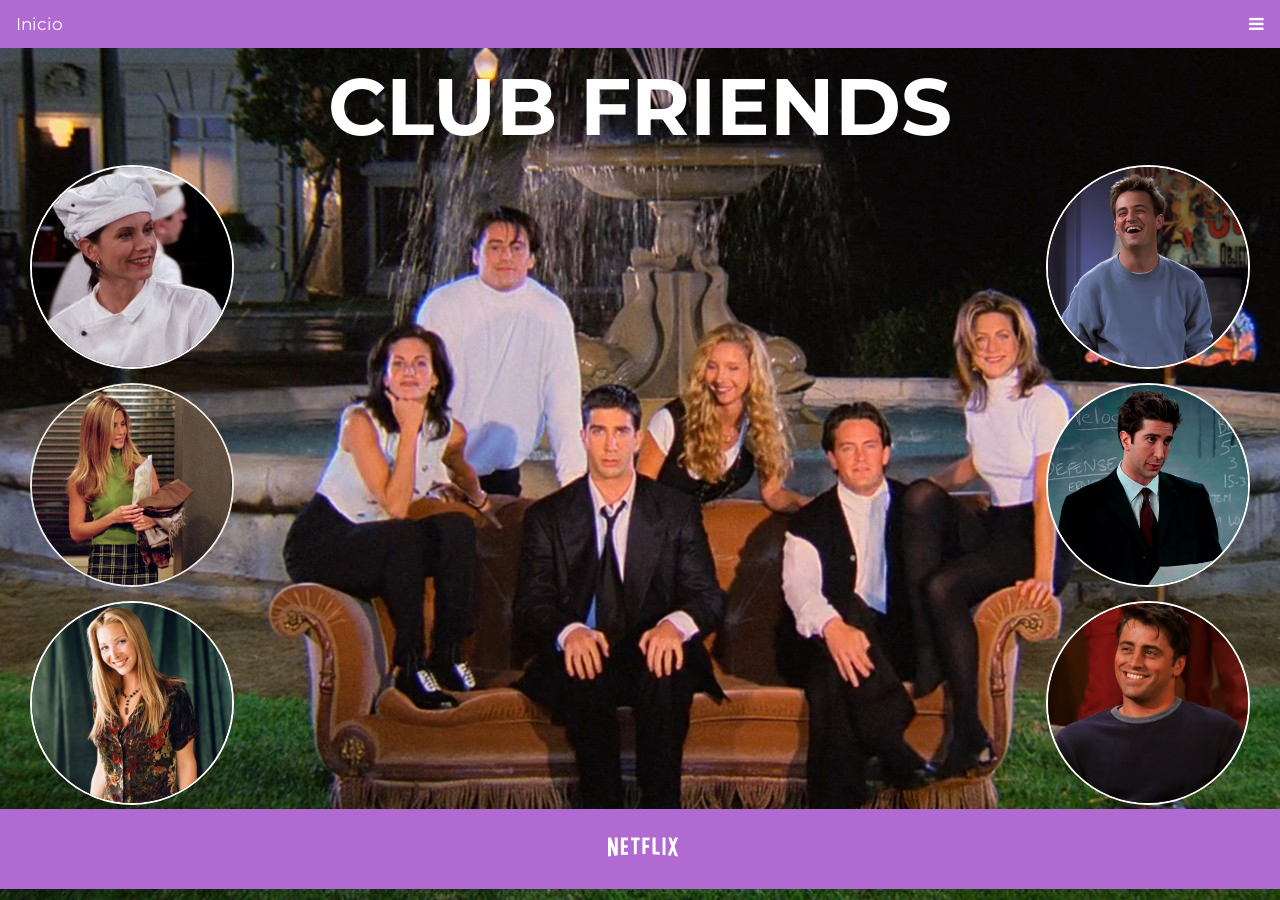
<file: Mi-proyecto/index.html>
<!DOCTYPE html>
<html> 
<head>
    <meta name="viewport" content="width=device-width, initial-scale=1.0">
    <link rel="stylesheet" type="text/css" href="./estilos.css"/>
    <link rel="stylesheet" type="text/javascript" href="./javascript.js"/>
    <title>CLUB FRIENDS</title>
    <link rel="stylesheet" href="https://cdnjs.cloudflare.com/ajax/libs/font-awesome/4.7.0/css/font-awesome.min.css">
    <link rel="preconnect" href="https://fonts.googleapis.com">
    <link rel="preconnect" href="https://fonts.gstatic.com" crossorigin>
    <link href="https://fonts.googleapis.com/css2?family=Montserrat:ital,wght@0,100..900;1,100..900&display=swap" rel="stylesheet">
    <script src= "javascript.js">
</script>
</head>
<body>



<header>
        <div class="topnav">
        <a href="index.html" class="active">Inicio</a>
        <div id="myLinks">
            <a href="./secciones/monica.html">
            <svg version="1.1" id="_x32_" xmlns="http://www.w3.org/2000/svg" xmlns:xlink="http://www.w3.org/1999/xlink" width="20px" height="20px" viewBox="0 0 512 512" xml:space="preserve" fill="#000000"><g id="SVGRepo_bgCarrier" stroke-width="0"></g><g id="SVGRepo_tracerCarrier" stroke-linecap="round" stroke-linejoin="round"></g><g id="SVGRepo_iconCarrier"> <style type="text/css">  .st0{fill:#ffffff;}  </style> <g> <rect x="119.25" y="409.422" class="st0" width="273.5" height="50.047"></rect> <path class="st0" d="M403.594,99.234c-8.313,0-16.375,0.953-24.141,2.734c8.891,13.297,15.703,28.109,19.938,43.969h-17.328 C365.641,91.875,315.422,52.531,256,52.531s-109.641,39.344-126.063,93.406h-17.328c4.234-15.859,11.047-30.672,19.938-43.969 c-7.766-1.781-15.828-2.734-24.141-2.734C48.531,99.234,0,147.766,0,207.625C0,267.5,48.531,316.047,108.406,316.047 c3.656,0,7.266-0.188,10.844-0.547v73.922h273.5V315.5c3.578,0.359,7.188,0.547,10.844,0.547 C463.469,316.047,512,267.5,512,207.625C512,147.766,463.469,99.234,403.594,99.234z M213.469,362.734h-16.672v-90.063h16.672 V362.734z M315.203,362.734h-16.672v-90.063h16.672V362.734z"></path> </g> </g></svg>
            El recetario de Monica
            </a>
            <a href="./secciones/rachel.html">
            <svg width="20px" height="20px" viewBox="0 0 24 24" fill="none" xmlns="http://www.w3.org/2000/svg"><g id="SVGRepo_bgCarrier" stroke-width="0"></g><g id="SVGRepo_tracerCarrier" stroke-linecap="round" stroke-linejoin="round"></g><g id="SVGRepo_iconCarrier"> <path d="M9.53589 6.90909C9.53589 5.85473 10.4868 5 11.6599 5C12.8329 5 13.7839 5.85473 13.7839 6.90909C13.7839 7.40532 13.6046 7.85733 13.2925 8.19682C12.6948 8.84706 11.8015 9.50197 11.8015 10.3455V10.6299M11.8015 10.6299C12.533 10.6214 13.2674 10.8246 13.8845 11.2406L21.317 16.2509C22.6234 17.1315 21.9305 19 20.2975 19H3.70254C2.08721 19 1.38322 17.1648 2.65531 16.27L9.751 11.2787C10.3534 10.855 11.076 10.6383 11.8015 10.6299Z" stroke="#ffffff" stroke-width="1.5" stroke-linecap="round"></path> </g></svg>
            El armario de Rachel
            </a>
            <a href="./secciones/phoebe.html">
                <svg fill="#ffffff" width="20px" height="20px" viewBox="0 0 50 50" version="1.2" baseProfile="tiny" xmlns="http://www.w3.org/2000/svg" overflow="inherit"><g id="SVGRepo_bgCarrier" stroke-width="0"></g><g id="SVGRepo_tracerCarrier" stroke-linecap="round" stroke-linejoin="round"></g><g id="SVGRepo_iconCarrier"><path d="M47.231 41h-16.231v4h16.397c1.348 0 1.603-1.175 1.603-1.175v-.97s-.012-1.855-1.769-1.855zm-2.245-.79c2.214 0 4.014-1.802 4.014-4.022 0-2.227-1.8-4.023-4.014-4.023-2.211 0-4.006 1.797-4.006 4.023 0 2.219 1.795 4.022 4.006 4.022zm-8.454-.21c2.106 0 3.8-1.484 3.8-3.587-.001-2.099-1.701-3.2-3.791-3.216l-5.541.702v6.101h5.532zm-18.009-26.067c2.459 0 4.448-2 4.448-4.467 0-2.467-1.989-4.466-4.448-4.466-2.457 0-4.449 1.999-4.449 4.466s1.992 4.467 4.449 4.467zm-4.542 14.456l-.04-.058-2.016-4.694-.003 9.363h6.025l1.316-1.4-3.569-1.374c-.846-.318-1.447-1.038-1.713-1.837zm1.277-.421c.195.438.556.793 1.01.956l6.877 2.549c.88.389 1.908-.015 2.294-.898.386-.889-.015-1.924-.896-2.311l-6.345-2.396-1.96-4.701 1.278-.476 1.661 4.028 4.823 1.788v-4.922l2.56 1.523 1.276 6.428c.313.918 1.304 1.401 2.218 1.084.905-.314 1.386-1.315 1.075-2.229l-1.43-6.191c-.094-.347-.293-.65-.562-.877-.733-.812-4.44-4.957-4.704-5.234-.387-.388-1.272-1.089-2.944-1.089h-6c-3.41 0-4.066 3.48-3.369 5.25l3.138 7.718zm14.742 6.032h-27.033c-.984 0-1.967.555-1.967 1.776v9.224h29v-11z"></path></g></svg>
                El SPA de Phoebe
            </a>
            <a href="./secciones/chandler.html">
            <svg height="20px" width="20px" version="1.1" id="_x32_" xmlns="http://www.w3.org/2000/svg" xmlns:xlink="http://www.w3.org/1999/xlink" viewBox="0 0 512 512" xml:space="preserve" fill="#000000"><g id="SVGRepo_bgCarrier" stroke-width="0"></g><g id="SVGRepo_tracerCarrier" stroke-linecap="round" stroke-linejoin="round"></g><g id="SVGRepo_iconCarrier"> <style type="text/css"> .st0{fill:#FFFFFF;} </style> <g> <path class="st0" d="M316.017,97.807h58.533V71.132c0-32.067-21.222-59.158-50.38-68.032v35.427 c0,7.363-5.974,13.337-13.337,13.337s-13.337-5.974-13.337-13.337V0h-28.168v38.527c0,7.363-5.974,13.337-13.337,13.337 s-13.337-5.974-13.337-13.337V0h-28.151v38.527c0,7.363-5.974,13.337-13.337,13.337c-7.363,0-13.337-5.974-13.337-13.337V3.1 c-29.158,8.875-50.379,35.965-50.379,68.032v26.675h58.533c7.363,0,13.337,5.965,13.337,13.337c0,7.363-5.974,13.337-13.337,13.337 h-58.533v27.169h58.533c7.363,0,13.337,5.974,13.337,13.337c0,7.364-5.974,13.338-13.337,13.338h-58.533v27.17h58.533 c7.363,0,13.337,5.965,13.337,13.337c0,7.363-5.974,13.337-13.337,13.337h-58.533v27.17h58.533c7.363,0,13.337,5.973,13.337,13.337 c0,7.363-5.974,13.337-13.337,13.337h-58.533v22.229c0,39.282,31.849,71.132,71.132,71.132h5.687 c-1.658,4.654-2.726,9.586-2.726,14.814c0.009,16.411,8.996,30.581,22.229,38.292V512h44.458v-79.52 c13.233-7.711,22.22-21.881,22.229-38.292c0-5.228-1.068-10.16-2.726-14.814h5.687c39.283,0,71.132-31.85,71.132-71.132v-22.229 h-58.533c-7.363,0-13.337-5.974-13.337-13.337c0-7.364,5.974-13.337,13.337-13.337h58.533v-27.17h-58.533 c-7.363,0-13.337-5.974-13.337-13.337c0-7.372,5.974-13.337,13.337-13.337h58.533v-27.17h-58.533 c-7.363,0-13.337-5.974-13.337-13.338c0-7.363,5.974-13.337,13.337-13.337h58.533v-27.169h-58.533 c-7.363,0-13.337-5.974-13.337-13.337C302.68,103.772,308.655,97.807,316.017,97.807z M256,411.97 c-9.83-0.018-17.766-7.953-17.783-17.783c0.009-6.2,3.178-11.636,7.971-14.814h19.624c4.793,3.178,7.962,8.613,7.971,14.814 C273.765,404.017,265.829,411.953,256,411.97z"></path> </g> </g></svg>
                Las frases de Chandler
            </a>
            <a href="./secciones/ross.html">
            <svg version="1.1" id="_x32_" xmlns="http://www.w3.org/2000/svg" xmlns:xlink="http://www.w3.org/1999/xlink" width="20px" height="20px" viewBox="0 0 512 512" xml:space="preserve" fill="#000000"><g id="SVGRepo_bgCarrier" stroke-width="0"></g><g id="SVGRepo_tracerCarrier" stroke-linecap="round" stroke-linejoin="round"></g><g id="SVGRepo_iconCarrier"> <style type="text/css">  .st0{fill:#FFFFFF;}  </style> <g> <path class="st0" d="M489.86,269.259L291.814,5.181c-3.828-5.078-10.766-6.656-16.391-3.688L45.798,122.431l213.813,285.063 l225.921-119.016c3.359-1.766,5.781-4.906,6.594-8.609C492.97,276.166,492.142,272.291,489.86,269.259z"></path> <polygon class="st0" points="481.767,313.228 257.908,430.587 261.298,437.071 485.157,319.697 "></polygon> <polygon class="st0" points="254.908,469.806 486.048,348.603 482.657,342.119 251.501,463.337 "></polygon> <path class="st0" d="M486.173,364.541L239.205,493.962c-7.5,1.906-5.781-3.953-5.797-13.125 c0.703-24.656,6.719-46.203,13.406-53.25L33.017,142.525c-9.547,11.453-17.766,47.094-10.969,85.891l211.141,281.515 c1.531,2.031,4.328,2.656,6.563,1.469l247.875-131.312c2.203-1.172,3.719-3.328,4.078-5.797c0.328-2.469-0.516-4.953-2.328-6.688 L486.173,364.541z"></path> </g> </g></svg>
                La biblioteca de Ross
            </a>
            <a href="./secciones/joey.html">
            <svg version="1.1" id="_x32_" xmlns="http://www.w3.org/2000/svg" xmlns:xlink="http://www.w3.org/1999/xlink" width="20px" height="20px" viewBox="0 0 512 512" xml:space="preserve" fill="#000000"><g id="SVGRepo_bgCarrier" stroke-width="0"></g><g id="SVGRepo_tracerCarrier" stroke-linecap="round" stroke-linejoin="round"></g><g id="SVGRepo_iconCarrier"> <style type="text/css">  .st0{fill:#FFFFFF;}  </style> <g> <path class="st0" d="M485.234,116.625H261.906l69.719-69.719c1.75-1.75,1.75-4.563,0-6.313l-17.422-17.438 c-1.734-1.75-4.563-1.75-6.297,0l-89.688,89.688l-89.656-89.688c-1.75-1.75-4.563-1.75-6.313,0l-17.438,17.438 c-1.75,1.75-1.75,4.563,0,6.313l69.75,69.719H26.766c-14.781,0-26.766,12-26.766,26.781v319.969 c0,14.781,11.984,26.781,26.766,26.781h458.469c14.781,0,26.766-12,26.766-26.781V143.406 C512,128.625,500.016,116.625,485.234,116.625z M383.594,421.188c0,8.531-6.906,15.438-15.422,15.438H66.844 c-8.531,0-15.438-6.906-15.438-15.438V191.875c0-8.531,6.906-15.438,15.438-15.438h301.328c8.516,0,15.422,6.906,15.422,15.438 V421.188z M473.188,333.813h-45.125v-45.125h45.125V333.813z M449.047,234.156c-13.906,0-25.172-11.281-25.172-25.188 s11.266-25.188,25.172-25.188s25.172,11.281,25.172,25.188S462.953,234.156,449.047,234.156z"></path> </g> </g></svg>
                La TV de Joey
            </a>
        </div>
        <a href="javascript:void(0);" class="icon" onclick="myFunction()">
            <i class="fa fa-bars"></i>
        </a>
    </div>
    </header>

    <main>
    <h1>CLUB FRIENDS</h1>
    <section class="seccion1"> 
    <a href="./secciones/monica.html">    
    <img class="fotomonica" src="./imgs/FotoMonica.jpg" >
    </a>
    <a href="./secciones/chandler.html">
    <img class="fotochandler" src="./imgs/FotoChandler.jpg">
    </a>
    </section>

    <section class="seccion2">
    <a href="./secciones/rachel.html">
    <img class="fotorachel" src="./imgs/FotoRachel.jpg">
    </a>
    <a href="./secciones/ross.html">
    <img class="fotoross" src="./imgs/FotoRoss.jpg">
    </a>
    </section>

    <section class="seccion3"> 
    <a href="./secciones/phoebe.html">
    <img class="fotophoebe" src="./imgs/FotoPhoebe.jpg">
    </a>
    <a href="./secciones/joey.html">    
    <img class="fotojoey" src="./imgs/FotoJoey.jpg">
    </a>
    </section>
    </main>

    <footer>
        <a class="footer" href="https://www.netflix.com/ar/title/70153404">
            <img src="./imgs/logonetflix.png" class="logofooter"> 
        </a>
    </footer>
</body>

<!--}
<body>
<h2 id="nombre"> </h2>
<p id="bio"> </p>
<p id="ciudad"> </p>

<script type= "text/javascript">

var perfil = {
nombre: "Sol",
bio: "Soy Sol",
ciudad: "La Plata"
};

var ubicacionNombre = document.getElementById("nombre");
ubicacionNombre.style.color= "green";
ubicacionNombre.style.fontWeight = "bold";
document.getElementById("nombre").innerHTML = perfil.nombre;

var ubicacionBio = document.getElementById("bio");
ubicacionBio.style.color = "blue";
document.getElementById("bio").innerHTML = perfil.bio;

var ubicacionCiudad = document.getElementById("ciudad");
ubicacionCiudad.style.color = "red";
document.getElementById("ciudad").innerHTML = perfil.ciudad;

</script>
</body>
 

<script type= "text/javascript">

function buscarCancion (playlist,nombreCancion) {
for (vueltas  = 0; vueltas < playlist.length;vueltas++){
    if (playlist [vueltas] == nombreCancion){
       console.log ("La canción está en la playlist");
       return
    }
}
    console.log ("La canción NO está en la playlist");
}
var canciones = ["Jangadero", "Bajo de la piel", "Ama de mi sol",  "Niño", "Gil"];
buscarCancion (canciones, "Ama de mi sol");

var perfiles = [{nombre: "Sol", apellido: "Soares"}, {nombre: "Juan", apellido: "Perez"}, {nombre: "Ana", apellido: "Gomez"}];

</script>

</html>
</file>
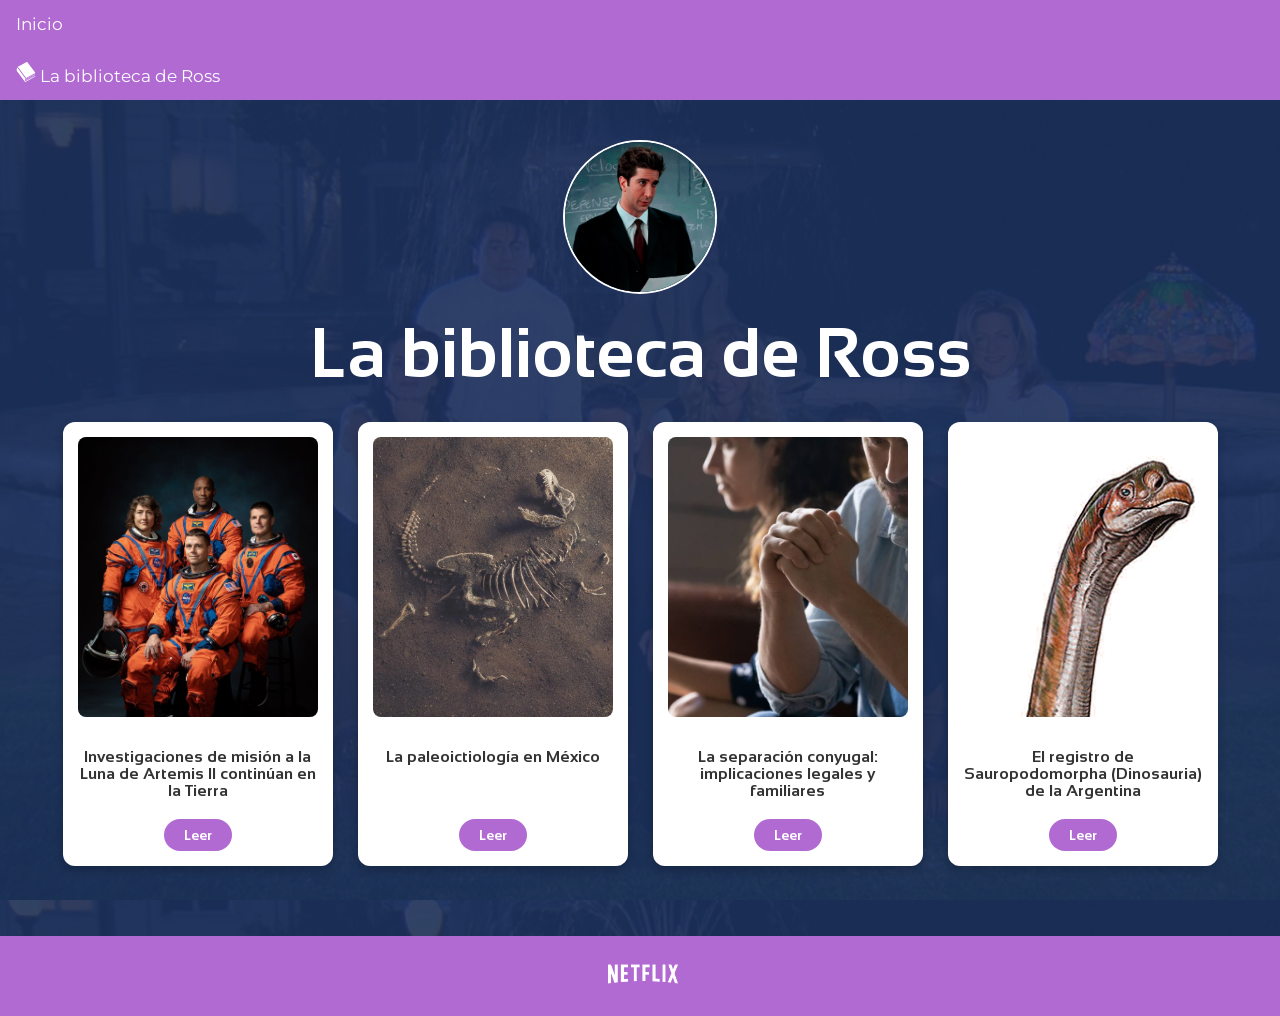
<file: Mi-proyecto/secciones/ross.html>
<!DOCTYPE html>
<html lang="es">
<head>
    <meta charset="UTF-8">
    <meta name="viewport" content="width=device-width, initial-scale=1.0">
    <title>Ross - CLUB FRIENDS</title>
    <link rel="stylesheet" type="text/css" href="../estilos.css"/>
    <link rel="preconnect" href="https://fonts.googleapis.com">
    <link rel="preconnect" href="https://fonts.gstatic.com" crossorigin>
    <link href="https://fonts.googleapis.com/css2?family=Sansation:ital,wght@0,300;0,400;0,700;1,300;1,400;1,700&display=swap" rel="stylesheet">
    <link rel="preconnect" href="https://fonts.googleapis.com">
    <link rel="preconnect" href="https://fonts.gstatic.com" crossorigin>
    <link href="https://fonts.googleapis.com/css2?family=Montserrat:ital,wght@0,100..900;1,100..900&display=swap" rel="stylesheet">
</head>

<body>

    <header>
        <div class="topnav">
            <a href="../index.html">Inicio</a>
            <a href="../secciones/ross.html">
            <svg version="1.1" id="_x32_" xmlns="http://www.w3.org/2000/svg" xmlns:xlink="http://www.w3.org/1999/xlink" width="20px" height="20px" viewBox="0 0 512 512" xml:space="preserve" fill="#000000"><g id="SVGRepo_bgCarrier" stroke-width="0"></g><g id="SVGRepo_tracerCarrier" stroke-linecap="round" stroke-linejoin="round"></g><g id="SVGRepo_iconCarrier"> <style type="text/css">  .st0{fill:#FFFFFF;}  </style> <g> <path class="st0" d="M489.86,269.259L291.814,5.181c-3.828-5.078-10.766-6.656-16.391-3.688L45.798,122.431l213.813,285.063 l225.921-119.016c3.359-1.766,5.781-4.906,6.594-8.609C492.97,276.166,492.142,272.291,489.86,269.259z"></path> <polygon class="st0" points="481.767,313.228 257.908,430.587 261.298,437.071 485.157,319.697 "></polygon> <polygon class="st0" points="254.908,469.806 486.048,348.603 482.657,342.119 251.501,463.337 "></polygon> <path class="st0" d="M486.173,364.541L239.205,493.962c-7.5,1.906-5.781-3.953-5.797-13.125 c0.703-24.656,6.719-46.203,13.406-53.25L33.017,142.525c-9.547,11.453-17.766,47.094-10.969,85.891l211.141,281.515 c1.531,2.031,4.328,2.656,6.563,1.469l247.875-131.312c2.203-1.172,3.719-3.328,4.078-5.797c0.328-2.469-0.516-4.953-2.328-6.688 L486.173,364.541z"></path> </g> </g></svg>
            La biblioteca de Ross
            </a>
    </header>

    <main class="seccion-ross">
        <div class="perfil-container">
            <img src="../imgs/FotoRoss.jpg" alt="Ross Geller" class="foto-perfil-seccion">
        </div>

        <h1 class="tituloross">La biblioteca de Ross</h1>

        <section class="articulos-grid" id="gridArticulos">
        </section>
    </main>

    <footer>
        <a class="footer" href="https://www.netflix.com/ar/title/70153404">
            <img src="../imgs/logonetflix.png" class="logofooter"> 
        </a>
    </footer>

    <script src="../javascript.js"></script>
</body>
</html>
</file>
<file: Mi-proyecto/estilos.css>
.series-grid, .recetas-grid, .outfits-grid, .servicios-grid, .frases-grid, .articulos-grid {
    display: flex;
    flex-wrap: wrap;
    justify-content: center;
    gap: 25px;
}

/* ADAPTACIÓN PARA CELULARES */
@media screen and (max-width: 768px) {
    body {
        padding: 0;
    }

    h1 {
        font-size: 32px !important;
    }

    .tarjeta-serie, .tarjeta-outfit, .tarjeta-servicio, .tarjeta-frase, .tarjeta-articulo {
        width: 100%;
        max-width: 320px;
    }

    .topnav {
        padding: 10px;
        text-align: center;
    }

    .seccion1 {
        display: block;
        flex-direction: column;
        margin-left: auto;
        margin-right: auto;
        text-align: center;
    }

        .seccion2 {
        display: block;
        flex-direction: column;
        margin-left: auto;
        margin-right: auto;
        text-align: center;
    }

        .seccion3 {
        display: block;
        flex-direction: column;
        margin-left: auto;
        margin-right: auto;
        text-align: center;
    }
}

.inicio-container {
    display: flex;
    flex-direction: column;
    align-items: center;    
    justify-content: center;
    text-align: center;
    padding: 20px;
}

.inicio-container img {
    display: block;
    margin: 0 auto;       
    max-width: 100%;
    height: auto;
}

body{   
background-image: url('./imgs/FotoFondo.jpg');
margin: 0;
}

header {
    background-color: #b26ad3;
    position: sticky;
    top: 0;
}

/* Menú hamburguesa */
.topnav {
  overflow: clip;
  background-color: #b26ad3;
  position: sticky;
  top: 0;
}

/* esconder los links del menú (excepo el de inicio) */
.topnav #myLinks {
  display: none;
}

.topnav a {
  color: white;
  padding: 14px 16px;
  text-decoration: none;
  font-size: 17px;
  display: block;
  text-align: left;
  font-family: 'Montserrat', sans-serif;
}

.topnav a.icon {
  background: #b26ad3;
  display: block;
  position: absolute;
  right: 0;
  top: 0;
}

.topnav a:hover {
  background-color: #8e59a7;
  color: #FFFFFF;
}

.active {
  background-color: #b26ad3;
  color: white;
}


/* SECCION INICIO */

h1{
    font-size: 80px;
    font-family: "Montserrat", sans-serif;
    color: #FFFFFF;
    margin-top: 10px;
    margin-bottom: 0px;
    width: 100%;
    text-align: center;
}

/*primer renglón de fotos*/
.seccion1{
    display: flex;
    justify-content: space-between;
    flex-wrap: wrap;
    margin-left: 30px;
    margin-right: 30px;
}

/*segundo renglón de fotos*/
.seccion2{
    display: flex;
    justify-content: space-between;
    flex-wrap: wrap;
    margin-left: 30px;
    margin-right: 30px;
}

/*tercer renglón de fotos*/
.seccion3{
    display: flex;
    align-items: center;
    justify-content: space-between;
    flex-wrap: wrap;
    margin-left: 30px;
    margin-right: 30px;
}

.fotomonica{
    height: 200px;
    width: 200px;
    margin-top: 10px;
    border-style: solid;
    border-width: 2px;
    border-color: #FFFFFF;
    position: static;
    top: 0px;
    left: 0px;
    border-radius: 50%;
    width: 200px;
    height: 200px;
    object-fit: cover;
    border-radius: 50%;
}
.fotomonica:hover{
    transform: scale(1.1);
    transition: transform 0.3s ease;
    border-color: #993333;
    }

.fotorachel{
    height: 200px;
    width: 200px;
    margin-top: 10px;
    border-style: solid;
    border-width: 2px;
    border-color: #f0ebe5;
    position: static;
    top: 30px;
    left: 360px;
    border-radius: 50%;
    width: 200px;
    height: 200px;
    object-fit: cover;
    border-radius: 50%;
}
.fotorachel:hover{
    transform: scale(1.1);
    transition: transform 0.3s ease;
    border-color:#e0e4bd
}

.fotophoebe{
    height: 200px;
    width: 200px;
    margin-top: 10px;
    border-style: solid;
    border-width: 2px;
    border-color: #FFFFFF;
    position: static;
    top: 70px;
    left: 720px;
    border-radius: 50%;
    width: 200px;
    height: 200px;
    object-fit: cover;
    border-radius: 50%;
}
.fotophoebe:hover{
    transform: scale(1.1);
    transition: transform 0.3s ease;
    border-color: #8faf8b;
}

.fotochandler{
    height: 200px;
    width: 200px;
    margin-top: 10px;
    border-style: solid;
    border-width: 2px;
    border-color: #FFFFFF;
    position: static;
    top: 0px;
    left: 1080px;
    border-radius: 50%;
    width: 200px;
    height: 200px;
    object-fit: cover;
    border-radius: 50%;
}
.fotochandler:hover{
    transform: scale(1.1);
    transition: transform 0.3s ease;
    border-color:#c87447;
}

.fotoross{
    height: 200px;
    width: 200px;
    margin-top: 10px;
    border-style: solid;
    border-width: 2px;
    border-color: #FFFFFF;
    position: static;
    top: 150px;
    left: 1440px;
    border-radius: 50%;
    width: 200px;
    height: 200px;
    object-fit: cover;
    border-radius: 50%;
}
.fotoross:hover{
    transform: scale(1.1);
    transition: transform 0.3s ease;
    border-color:#1c315e;
}

.fotojoey{
    height: 200px;
    width: 200px;
    margin-top: 10px;
    border-style: solid;
    border-width: 2px;
    border-color: #FFFFFF;
    position: static;
    top: 190px;
    left: 1800px;
    border-radius: 50%;
    width: 200px;
    height: 200px;
    object-fit: cover;
    border-radius: 50%;
}
.fotojoey:hover{
    transform: scale(1.1);
    transition: transform 0.3s ease;
    border-color:#d89b38;
}

footer {
    background-color: #b26ad3;
    color: white;
    text-align: center;
    padding: 3px;
    position: relative;
    bottom: 0;
    width: 100%;
}

.logofooter{
    width: 70px;
    height: 70px;
    align-items: center;
    justify-content: center;
}

::selection{
    background-color: #b26ad3;
    color: #ffffff;
}




/* SECCION MONICA */

.seccion-monica {
    padding: 20px 40px;
    background-color: rgba(153, 51, 51, 0.9);
}

.titulomonica{
    font-family: 'Handlee', cursive;
    font-size: 70px;
    color: #FFFFFF;}

.perfil-container {
    display: flex;
    justify-content: center;
    margin-top: 20px;
}
.foto-perfil-seccion {
    width: 150px;
    height: 150px;
    border-radius: 50%;
    object-fit: cover;
    border: 2px solid #FFFFFF;
}

.filtros-container {
    display: flex;
    justify-content: center;
    gap: 30px;
    flex-wrap: wrap;
    margin: 30px 0;
}

.filtro-select {
    padding: 12px 15px;
    font-size: 18px;
    border-radius: 8px;
    border: none;
    background-color: #ffdfd9;
    color: #993333;
    cursor: pointer;
    font-family: 'Kedebideri', sans-serif;
    font-weight: 700;
    text-align: justify;
}
.filtro-select:hover{
    transform: scale(1.05);
}

.filtro-select option {
    font-family: 'Kedebideri', sans-serif;
    font-weight: 600;
    font-size: 18px;
    color: #993333;
    background-color: #ffdfd9;
    text-align: justify;
}

.recetas-grid {
    display: flex;
    flex-wrap: wrap;
    justify-content: center;
    gap: 30px;
    margin-bottom: 50px;
}

/* Tarjeta individual de cada receta */
.tarjeta-receta {
    background-color: #ffffff;
    border-radius: 12px;
    width: 280px;
    padding: 20px;
    box-shadow: 0 4px 8px rgba(0,0,0,0.2);
    display: flex;
    flex-direction: column;
    align-items: center;
    text-align: center;
}

.tarjeta-receta img {
    width: 100%;
    height: 180px;
    object-fit: cover;
    border-radius: 8px;
    margin-bottom: 15px;
}

.tarjeta-receta h3 {
    font-size: 22px;
    color: #000000;
    margin-bottom: 20px;
    flex-grow: 1; /* Mantiene alineados los botones */
    font-family: 'Handlee';
    font-weight: 700;
}

.btn-receta {
    background-color: #b26ad3;
    color: #ffffff;
    padding: 10px 20px;
    border-radius: 20px;
    text-decoration: none;
    font-size: 16px;
    font-family: 'Kedebideri', sans-serif;
    font-weight: 700;
    transition: background-color 0.3s ease;
}

.btn-receta:hover {
    background-color: #934ab5;
    color: #ffffff;
    transform: scale(1.1);
} 

/* Estilos para la expansión de la tarjeta */
.detalle-receta {
    display: none;
    text-align: justify;
    margin-top: 15px;
    margin-bottom: 20px;
    width: 100%;
    color: #000000;
}

.detalle-receta h4 {
    font-size: 20px;
    margin-bottom: 5px;
    color: #993333;
    font-family: 'Handlee', cursive;
}

.detalle-receta ul {
    font-size: 14px;
    padding-left: 20px;
    margin-bottom: 10px;
}

.detalle-receta ul li {
    font-size: 17px;
    color: #000000;
    text-align: justify;
    font-family: 'Handlee', cursive;
}

.detalle-receta p {
    font-size: 17px;
    color: #000000;
    line-height: 1.4;
    text-align: justify;
    font-family: 'Handlee', cursive;

}

.tarjeta-receta {
    transition: all 0.3s ease;
}

.tarjeta-receta.activa {
    width: 380px; /
}

.tarjeta-receta.activa .detalle-receta {
    display: block; /* Muestra ingredientes y preparación */
}

.btn-receta {
    cursor: pointer;
    border: none;
}



/* SECCION RACHEL */

.seccion-rachel {
    padding: 20px 40px;
    background-color: #f0ebe5;
    background-color: rgba(240, 235, 229, 0.9);
}

.titulorachel{
    font-size: 70px;
    color: #000000;
    font-family: 'cormorant garamond';
    font-weight: 700;

}

.perfil-container {
    display: flex;
    justify-content: center;
    margin-top: 20px;
}

.foto-perfil-seccion {
    width: 150px;
    height: 150px;
    border-radius: 50%;
    object-fit: cover;
    border: 2px solid #FFFFFF;
}

.filtros-container-rachel {
    display: flex;
    justify-content: center;
    gap: 20px;
    flex-wrap: wrap;
    margin: 30px 0;
}

.filtro-select-rachel {
    padding: 12px 15px;
    font-size: 20px;
    border-radius: 8px;
    border: none;
    background-color: #000000;
    color: #f0ebe5;
    cursor: pointer;
    font-family: 'Cormorant Garamond';
    font-weight: 600;
    text-align: justify;
}
.filtro-select-rachel:hover{
transform: scale(1.05);
}

.filtro-select-rachel option {
    font-family: 'Cormorant Garamond';
    font-weight: 600;
    font-size: 20px;
    color: #f0ebe5;
    background-color: #000000;
    text-align: justify;
}

/* Grilla de Outfits de Rachel */
.outfits-grid {
    display: flex;
    flex-wrap: wrap;
    justify-content: center;
    gap: 25px;
    margin-bottom: 50px;
}

/* Tarjeta individual de cada outfit (solo muestra la foto como pediste) */
.tarjeta-outfit {
    background-color: #ffffff;
    border-radius: 12px;
    width: 220px;
    padding: 15px;
    box-shadow: 0 4px 8px rgba(0,0,0,0.1);
    display: flex;
    flex-direction: column;
    align-items: center;
}

.tarjeta-outfit img {
    width: 100%;
    aspect-ratio: 9 / 16; 
    object-fit: cover;   
    border-radius: 8px;
}



/* SECCION PHOEBE */

.seccion-phoebe {
    padding: 20px 40px;
    background-color: #8faf8b;
    background-color: rgba(143, 175, 139, 0.9);
}

.titulophoebe{
    font-size: 60px;
    color: #FFFFFF;
    font-family: 'Bellota';
    font-weight: 700;
}

/* Grilla de servicios de Phoebe */
.servicios-grid {
    display: flex;
    flex-wrap: wrap;
    justify-content: center;
    gap: 30px;
    margin-top: 30px;
    margin-bottom: 50px;
}

/* Tarjeta individual */
.tarjeta-servicio {
    background-color: #ffffff;
    border-radius: 12px;
    width: 300px;
    padding: 20px;
    box-shadow: 0 4px 8px rgba(0,0,0,0.15);
    display: flex;
    flex-direction: column;
    align-items: center;
    text-align: center;
}

.tarjeta-servicio img {
    width: 100%;
    height: 180px;
    object-fit: cover;
    border-radius: 8px;
    margin-bottom: 15px;
}

.tarjeta-servicio h3 {
    font-size: 22px;
    color: #103817;
    margin-bottom: 10px;
    font-family: "Bellota", system-ui;
    font-weight: 700;
    font-style: normal;
}

.tarjeta-servicio p {
    font-size: 15px;
    color: #000000;
    line-height: 1.4;
    margin-bottom: 20px;
    flex-grow: 1;
    font-family: 'Montserrat';
    font-weight:500;
}

.btn-reservar {
    background-color: #b26ad3;
    color: #ffffff;
    padding: 10px 25px;
    border-radius: 20px;
    text-decoration: none;
    font-size: 16px;
    font-weight: bold;
    font-family: 'Montserrat', sans-serif;
    transition: background-color 0.3s ease;
}

.btn-reservar:hover {
    background-color: #934ab5;
    transform: scale(1.1);
}


/* SECCION CHANDLER */

.seccion-chandler {
    padding: 20px 40px;
    background-color: #c87447;
    background-color: rgba(200, 116, 71, 0.9);

}

.titulochandler{
    font-size: 60px;
    color: #FFFFFF;
    font-family: 'Courier Prime';
    font-weight: 700;
}

/* Grilla de frases de Chandler */
.frases-grid {
    display: flex;
    flex-wrap: wrap;
    justify-content: center;
    gap: 25px;
    margin-bottom: 50px;
}

/* Tarjeta individual de cada frase */
.tarjeta-frase {
    background-color: #dbad71; /* Tono grisáceo claro como en tu captura */
    border-radius: 16px;
    width: 280px;
    min-height: 140px;
    padding: 20px;
    box-shadow: 0 4px 8px rgba(0,0,0,0.15);
    display: flex;
    align-items: center;
    text-align: left;
    transition: transform 0.3s ease; /* Transición suave para el zoom */
}

/* Animación de zoom leve al pasar el mouse (hover) */
.tarjeta-frase:hover {
    transform: scale(1.05);
}

.tarjeta-frase p {
    font-size: 16px;
    color: #000000;
    font-family: "Courier Prime", monospace;
    font-weight: 400;
    font-style: italic;
    line-height: 1.4;
    margin: 0;
}


/* SECCION ROSS */

.seccion-ross {
    padding: 20px 40px;
    background-color: #1c315e;
    background-color: rgba(28, 49, 94, 0.9);

}

.tituloross {
    font-size: 70px;
    color: #FFFFFF;
    font-family: 'Sansation', sans-serif;
    font-weight: 700;
    font-style: normal;
    text-align: center;
    margin: 20px 0 30px 0;
}

.articulos-grid {
    display: flex;
    flex-wrap: wrap;
    justify-content: center;
    gap: 25px;
    margin-bottom: 50px;
}

.tarjeta-articulo {
    background-color: #ffffff;
    border-radius: 12px;
    width: 240px;
    padding: 15px;
    box-shadow: 0 4px 8px rgba(0,0,0,0.2);
    display: flex;
    flex-direction: column;
    align-items: center;
    text-align: center;
}

.tarjeta-articulo img {
    width: 100%;
    height: 280px;
    object-fit: cover;
    border-radius: 8px;
    margin-bottom: 15px;
}

.tarjeta-articulo h3 {
    font-size: 16px;
    color: #333333;
    font-family: 'Sansation', sans-serif;
    font-weight: 700;
    font-style: normal;
    margin-bottom: 20px;
    flex-grow: 1; /* Mantiene los botones alineados abajo */
}

.btn-leer {
    background-color: #b26ad3;
    color: #ffffff;
    padding: 8px 20px;
    border-radius: 20px;
    text-decoration: none;
    font-size: 14px;
    font-weight: bold;
    font-family: 'Sansation', sans-serif;
    font-weight: 700;
    font-style: normal;
    transition: background-color 0.3s ease;
}

.btn-leer:hover {
    background-color: #934ab5;
    transform: scale(1.1);
}


/* SECCION JOEY */
.seccion-joey {
    padding: 20px 40px;
    background-color: #d89b38;
    background-color: rgba(216, 155, 56, 0.9);


.titulojoey {
    font-size: 70px;
    color: #FFFFFF;
    font-family: 'Space Mono', monospace;
    font-weight: 700;
    text-align: center;
    margin: 20px 0 30px 0;
}

.series-grid {
    display: flex;
    flex-wrap: wrap;
    justify-content: center;
    gap: 25px;
    margin-bottom: 50px;
}

/* Tarjeta individual de cada serie/película */
.tarjeta-serie {
    background-color: #fcdc84;
    border-radius: 12px;
    width: 260px;
    padding: 15px;
    box-shadow: 0 4px 8px rgba(0,0,0,0.2);
    display: flex;
    flex-direction: column;
    align-items: center;
    text-align: center;
}

.tarjeta-serie img {
    width: 100%;
    height: 400px;
    object-fit: cover;
    border-radius: 8px;
    margin-bottom: 15px;
}

.tarjeta-serie h3 {
    font-size: 18px;
    color: #000000;
    font-family: 'Space Mono', monospace;
    font-weight: 700;
    margin-bottom: 15px;
    flex-grow: 1; /* Mantiene alineados los botones abajo */
}

.btn-ver {
    background-color: #b26ad3;
    color: #ffffff;
    padding: 8px 25px;
    border-radius: 20px;
    text-decoration: none;
    font-size: 14px;
    font-weight: regular;
    font-family: 'Space Mono', monospace;
    font-weight: 500;
    transition: background-color 0.3s ease;
}

.btn-ver:hover {
    background-color: #934ab5;
    transform: scale(1.1);

}
}
</file>
